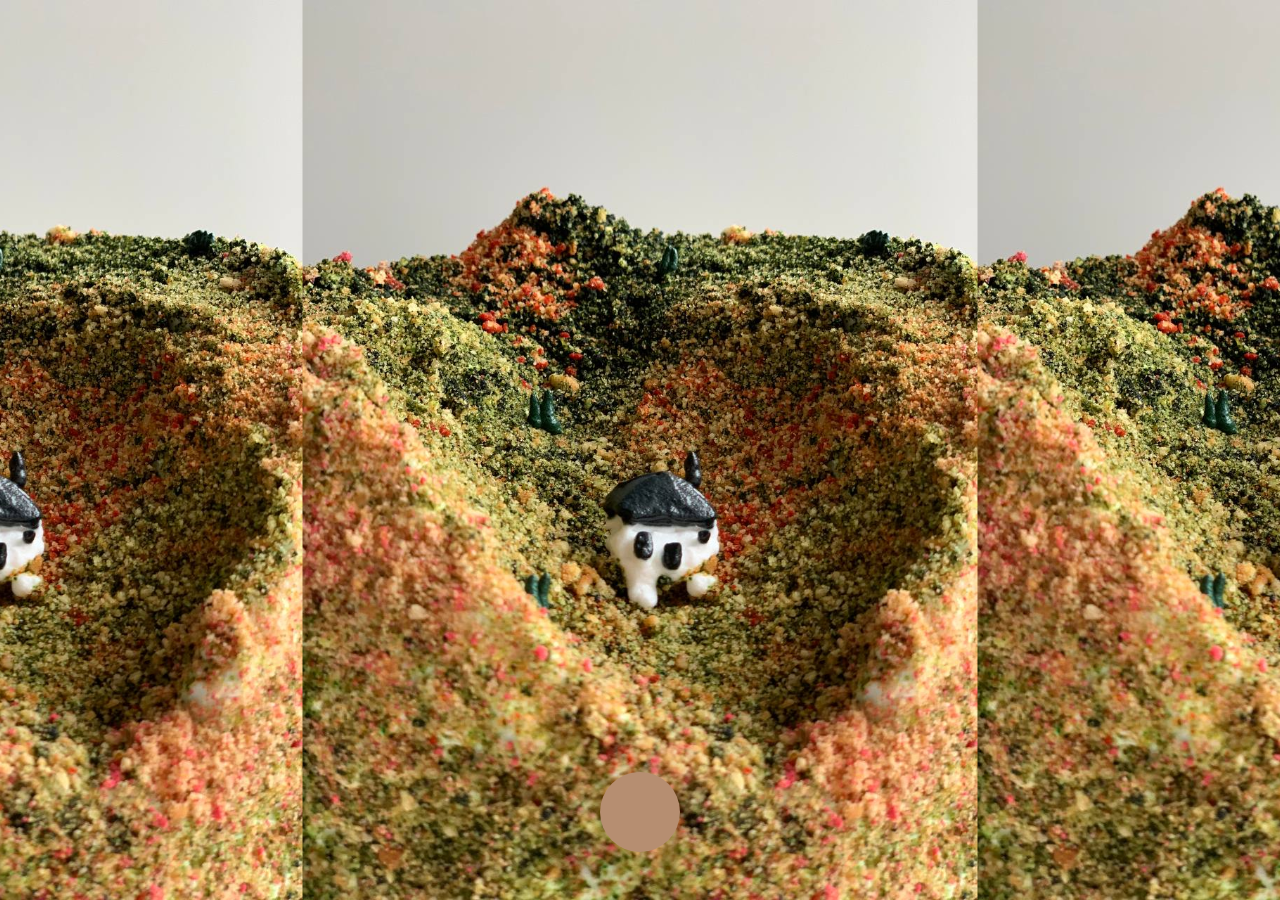
<file: bakingtree-landingpage-v1/index.html>
<!DOCTYPE html>
<html>
    <head>
        <title>Baking Tree V1</title>
        <link rel="stylesheet" href="style.css">
        <link href="https://fonts.googleapis.com/css2?family=Bebas+Neue&display=swap" rel="stylesheet">
    </head>
    <main></main>
    <body>
        <nav>
            <div id="nav-links">
                <a class="nav-link" href="#">
                    <h2 class="nav-link-label Bebas-Neue">Home</h2>
                    <img class="nav-link-image" src="assets/19406.jpg"/>
                </a>
                <a class="nav-link" href="#">
                    <h2 class="nav-link-label Bebas-Neue">Catalogue</h2>
                    <img class="nav-link-image" src="assets/7432.jpg"
                    />
                </a>
                <a class="nav-link" href="#">
                    <h2 class="nav-link-label Bebas-Neue">Contact Us</h2>
                    <img class="nav-link-image" src="assets/11333.jpg"
                    />
                </a>
            </div>
        </nav>
        <button id="nav-toggle" type="button" onclick="toggleNav()">
            <i class="open fa-light fa-bars-staggered"></i>
            <i class="close fa-light fa-xmark-large"></i>
        </button>
    </body>
    <script src="app.js"></script>
</html>
</file>
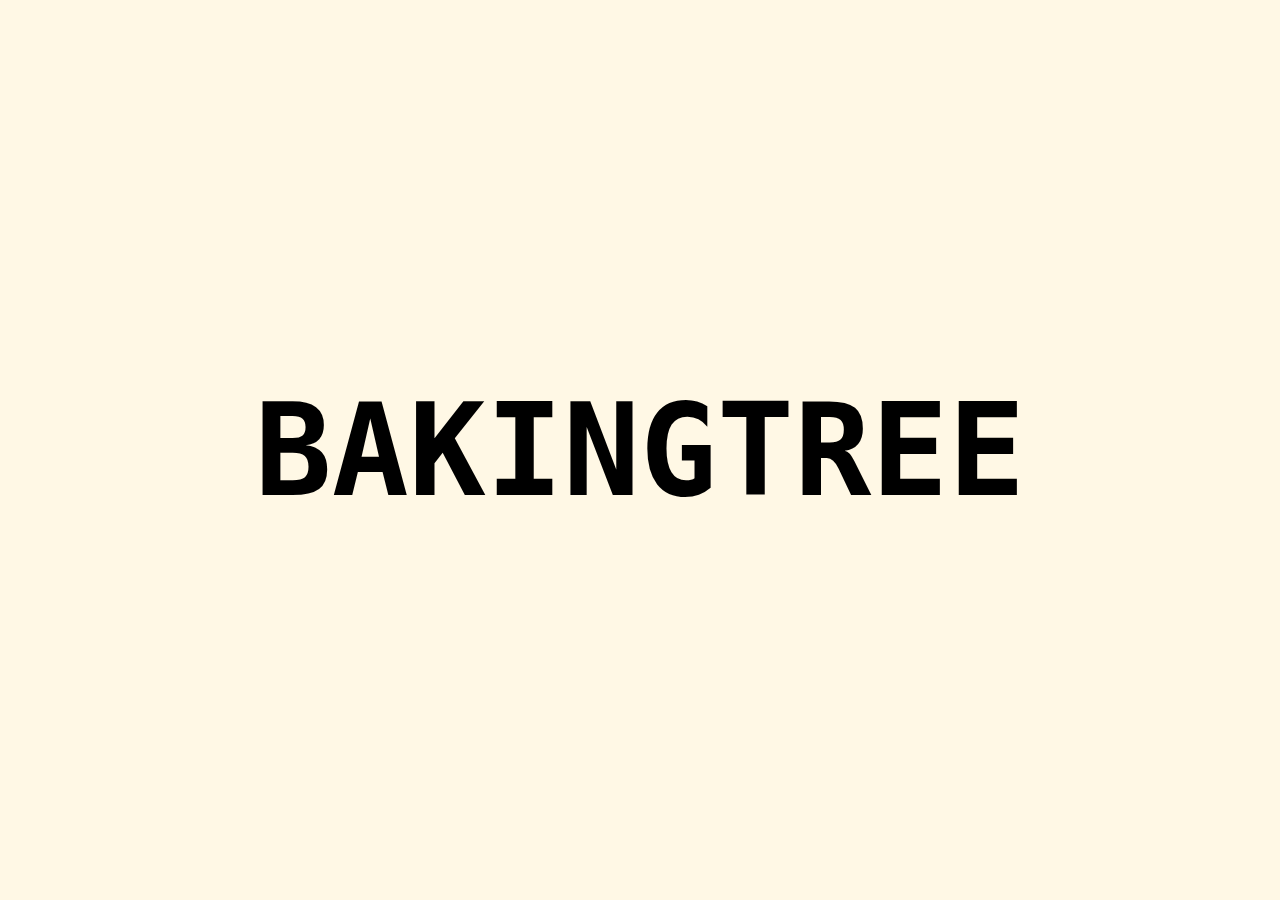
<file: hacker-style-text/index.html>
<!DOCTYPE html>
<html>
    <head>
        <link rel="stylesheet" href="style.css">
        <title>Hacker Text</title>
    </head>
    <body>
        <h1 data-value="BAKINGTREE">BAKINGTREE</h1>
    </body>
    <script src="app.js"></script>
</html>
</file>
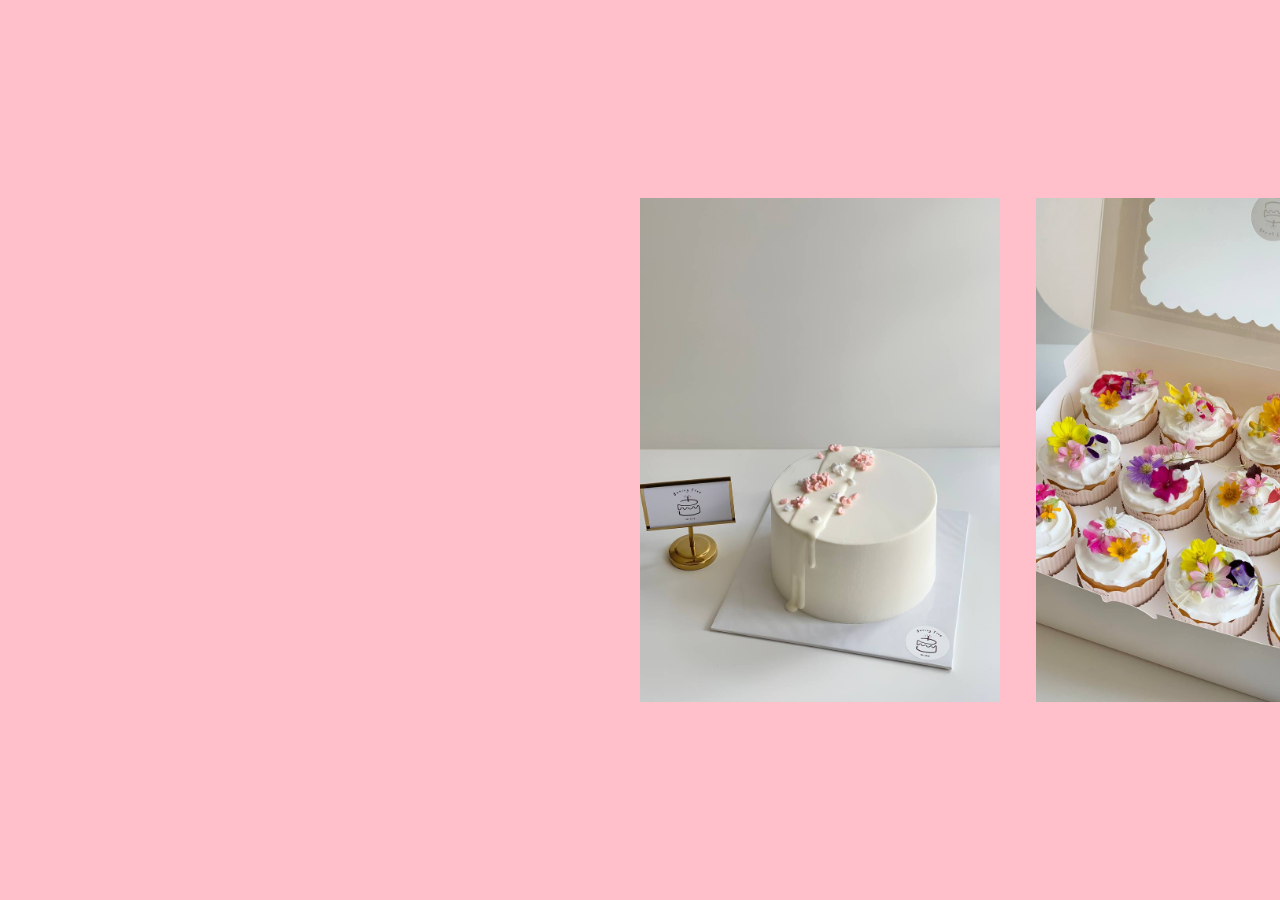
<file: sliding-image-practice/index.html>
<!DOCTYPE html>
<html>
    <head>
        <meta charset="UTF-8">
        <title>Sliding Images</title>
        <link href="styles.css" rel="stylesheet">
        
    </head>
    <body>
        <div id="image-track" data-mouse-down-at="0" data-prev-percentage="0">
            <img class="image" src="./assets/22829.jpg" draggable="false"/>
            <img class="image" src="./assets/44896.jpg" draggable="false"/>
            <img class="image" src="./assets/52620.jpg" draggable="false"/>
            <img class="image" src="./assets/55033.jpg" draggable="false"/>
            <img class="image" src="./assets/58562.jpg" draggable="false"/>
            <img class="image" src="./assets/62289.jpg" draggable="false"/>
        </div>
    </body>
    <script src="app.js"></script>
</html>
</file>
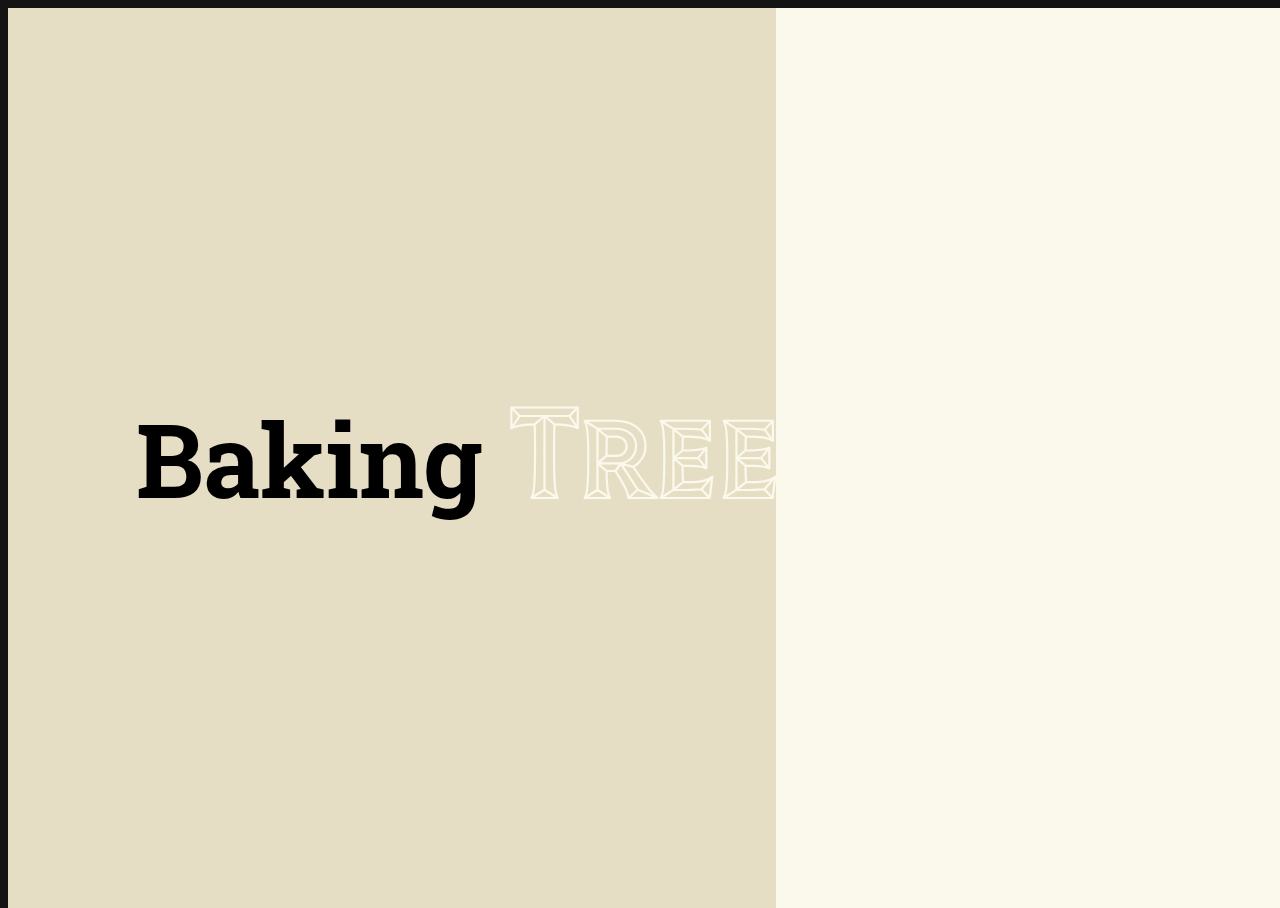
<file: sliding-website-header/index.html>
<!DOCTYPE html>
<html>
    <head>
        <title>Baking Tree</title>
        <link rel="stylesheet" href="style.css">
        <link href="https://fonts.googleapis.com/css2?family=Roboto+Slab:wght@500&display=swap" rel="stylesheet">
        <link href="https://fonts.googleapis.com/css2?family=Tilt+Prism&display=swap" rel="stylesheet">
    </head>
    <body>
        <div id="left-side" class="side">
            <h2 class="title">Baking <span class="fancy">Tree</span></h2>
        </div>
        <div id="right-side" class="side">
            <h2 class="title">Baking <span class="fancy">Tree</span></h2>
        </div>
    </body>
    <script src="app.js"></script>
</html>
</file>
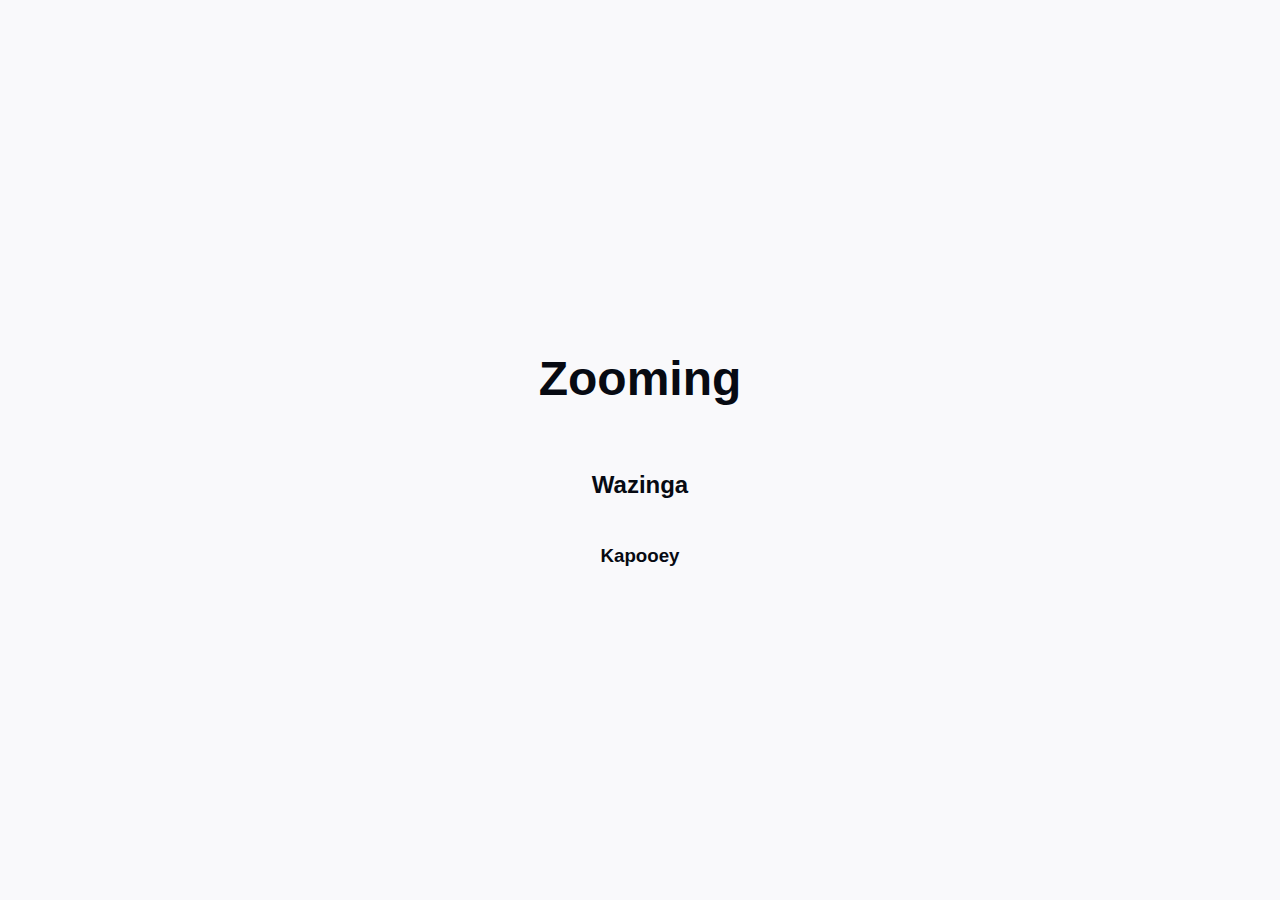
<file: simple-css-animations/animations/index.html>
<!DOCTYPE html>
<html>
  <head>
    <title>Animations</title>
    <link rel="stylesheet" href="style.css">
    <link rel="stylesheet" href="base.css">
  </head>
  <body>
    <section>
      <h1 class="animate bounce">Zooming</h1>
      <h2 class="animate rotate animate--slow animate--infinite">Wazinga</h2>
      <h3 class="animate slideInLeft animation--delay-1s animate--slow">Kapooey</h3>
    </section>
  </body>
</html>
</file>
<file: bakingtree-landingpage-v1/style.css>
body {
    height: 100vh;
    width: 100vw;
    margin: 0px;
    background-color: #FEFBEA;
}

.Bebas-Neue {
    font-family: "Bebas Neue", sans-serif;
}

main {
    background-image: url(assets/IMG-4242.JPG);
    background-position: center center;
    background-size: contain;
    height: 100vh;
    width: 100vw;
    position: relative;
    z-index: 2;
    transition: transform 500ms cubic-bezier(.13,.53,.38,.97);
}

body[data-nav="true"] > main {
    transform: translateY(-50%);
}

nav {
    height: 50vh;
    width: 100%;
    position: absolute;
    left: 0px;
    bottom: 0px;
    z-index: 1;
    overflow: hidden;
}

#nav-links {
    display: flex;
    gap: clamp(1rem, 2vw, 2rem);
    margin-top: clamp(2rem, 2vw, 3rem);
    padding: 0rem clamp(1rem, 2vw, 2rem);
    transform: translateY(70%) scale(0.9);
    transition: transform 500ms cubic-bezier(.13,.53,.38,.97);
}

body[data-nav="true"] > nav > #nav-links {
    transform: translateY(0%) scale(1);
}

#nav-links > .nav-link {
    text-decoration: none;
}

#nav-links > .nav-link > .nav-link-label {
    color: black;
    font-size: 1.25rem;
    margin: 0rem;
    text-transform: uppercase;
}

#nav-links > .nav-link > .nav-link-image {
    width: max(20vw, 400px);
    aspect-ratio: 1.8 /1;
    border-radius: 0.5rem;
    margin-top: 0.75rem;
    object-fit: cover;
}

#nav-toggle {
    height: 5rem;
    width: 5rem;
    position: fixed;
    z-index: 3;
    left: 50%;
    bottom: 3rem;
    transform: translateX(-50%);
    background-color: rgb(182, 142, 113);
    border: none;
    border-radius: 5rem;
    outline: none;
    box-shadow: 0rem 0rem 4rem rgba(0 0 0 / 35%);
    cursor: pointer;
    transition: transform, background-color;
    transition-timing-function: ease;
    transition-duration: 400ms;
}

#nav-toggle:hover {
    transform: translateX(-50%) scale(1.04)
}

#nav-toggle:active {
    transform: translateX(-50%) scale(0.96)
}

body[data-nav="true"] > #nav-toggle {
    background-color: rgb(85, 130, 149)
}

body:not([data-nav="true"]) > #nav-toggle:hover > .open {
    opacity: 1;
    transform: translate(-50%, -50%) scale(1);
}

#nav-toggle > i {
    position: absolute;
    left: 50%;
    top: 50%;
    transform: translate(-50%, -50%) scale(0.9);
    color: rgb(246, 231, 224);
    font-size: 1.75rem;
    opacity: 0;
    transition: transform, opacity;
    transition-timing-function: ease;
    transition-duration: 400ms;
}

body[data-nav="true"] > #nav-toggle > .close {
    opacity: 1;
    transform: translate(-50%, -50%) scale(1);
}
</file>
<file: hacker-style-text/style.css>
body {
    display: grid;
    place-items: center;
    height: 100vh;
    background-color: #fff8e5;
    margin: 0rem;
    overflow: hidden;
}

h1 {
    font-family: 'Space Mono', monospace;
    font-size: clamp(3rem, 10vw, 10rem);
    color: black;
    padding: 0rem clamp(0.4rem, 0.75vw, 1rem);
    border-radius: clamp(0.4rem, 0.75vw, 1rem);
}

h1:hover {
    background-color: white;
    color: black;
}
</file>
<file: sliding-image-practice/styles.css>
body {
    height: 100vh;
    width: 100vw;
    background-color: pink;
    margin: 0rem;
    overflow: hidden;
}

#image-track {
    display: flex;
    gap: 4vmin;
    position: absolute;
    left: 50%;
    top: 50%;
    transform: translate(0%, -50%);
    user-select: none;
}

#image-track > .image {
    width: 40vmin;
    height: 56vmin;
    object-fit: cover;
    object-position: 100% center;
}
</file>
<file: sliding-website-header/style.css>
:root {
    --dark: rgb(20, 20, 20);
    --white: rgb(255, 255, 255);
    --cream: rgb(225, 253, 208);
    
    --c1: #e6ddc5;
    --c2: #FAF9EC;
    
    --left-color: var(--c1);
    --right-color: var(--c2);
  }
  
  body {
    background-color: var(--dark);
  }

  .side {
    display: grid;
    height: 100vh;
    overflow: hidden;
    place-items: center;
    position: absolute;
    width: 100%;
  }

  .side .title {
    font-family: "Roboto Slab", sans-serif;
    font-size: 8vw;
    margin: 0px 10vw;
    width: 80vw;
  }

  .side .fancy {
    font-family: "Tilt Prism", cursive;
    font-size: 1.3em;
    line-height: 0.8em;
  }

  #left-side {
    background-color: var(--left-color);
    width: 60%;
    z-index: 2;
  }

  #left-side .title {
    color: black;
  }

  #left-side .fancy {
    color: var(--right-color);
  }

  #right-side {
    background-color: var(--right-color);
  }

  #right-side .title {
    color: var(--dark);
  }

  #right-side .fancy {
    color: #FFFDD1;
  }
</file>
<file: simple-css-animations/animations/base.css>
:root {
  --clr-dark: #070a12;
  --clr-light: #f9f9fb;
  --clr-accent: #f43f70;
}

*,
*::before,
*::after {
  box-sizing: border-box;
}

* {
  font-family: 'Roboto', sans-serif;
}

body {
  margin: 0;
  padding: 0;
  line-height: 1.5;
  word-spacing: 1.4px;
  color: var(--clr-dark);
  background-color: var(--clr-light);
}

section {
  display: flex;
  flex-direction: column;
  justify-content: center;
  align-items: center;
  height: 100vh;
  overflow: hidden;
}

h1 {
  font-size: 3rem;
  /* border-bottom: 5px solid var(--clr-dark); */
}
</file>
<file: simple-css-animations/animations/style.css>
/* Utility classess */
.animate {
  animation-duration: 1s;
  animation-fill-mode: both;
}

.animate.animate--infinite {
  animation-iteration-count: infinite;
}

.animate.animation--delay-1s {
  animation-delay: 1s;
}

.animate.animate--fast {
  animation-duration: 0.6s;
}

.animate.animate--slow {
  animation-duration: 3s;
}

/* Animations */

@keyframes slideInLeft {
  from {
    transform: translateX(-300px);
  }

  to {
    transform: translateX(0);
  }
}

.slideInLeft {
  animation-name: slideInLeft;
  animation-timing-function: ease-in;
}

@keyframes slideInRight {
  from {
    transform: translateX(300px);
  }

  to {
    transform: translateX(0);
  }
}

.slideInRight {
  animation-name: slideInRight;
  animation-timing-function: ease-in;
}

@keyframes rotate {
  from {
    transform: rotate(0);
  }

  to {
    transform: rotate(360deg);
  }
}

.rotate {
  animation-name: rotate;
  animation-timing-function: linear;

  transform-origin: top left;
}

@keyframes bounce {
  0%,
  20%,
  50%,
  80%,
  100% {
    transform: translateY(0);
  }

  40% {
    transform: translateY(-30px);
  }

  60% {
    transform: translateY(-15px);
  }

}

.bounce {
  animation-name: bounce;
}
</file>
